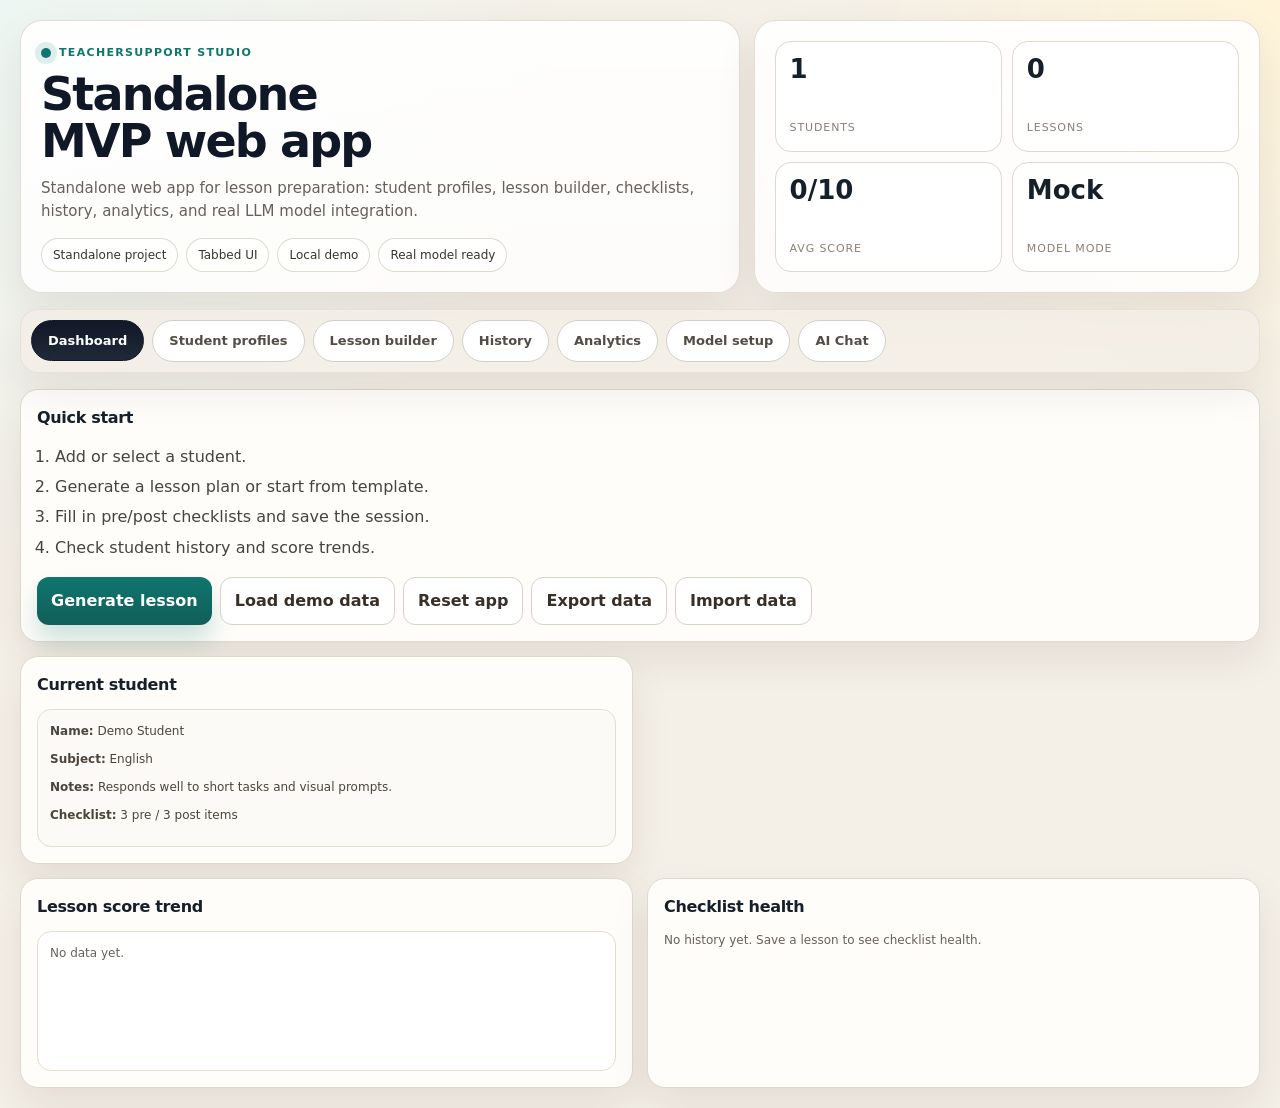
<file: index.html>
<!DOCTYPE html>
<html lang="sk">
<head>
  <meta charset="UTF-8">
  <meta name="viewport" content="width=device-width, initial-scale=1">
  <title>TeacherSupport Studio — MVP App</title>
  <link rel="stylesheet" href="styles.css">
</head>
<body>
  <div class="app-shell">
    <header class="hero">
      <div class="hero-copy">
        <div class="eyebrow">TeacherSupport Studio</div>
        <h1>Standalone MVP web app</h1>
        <p>Standalone web app for lesson preparation: student profiles, lesson builder, checklists, history, analytics, and real LLM model integration.</p>
        <div class="hero-tags">
          <span>Standalone project</span>
          <span>Tabbed UI</span>
          <span>Local demo</span>
          <span>Real model ready</span>
        </div>
      </div>
      <div class="hero-metrics">
        <div class="metric-card">
          <div class="metric-value" id="metricStudents">0</div>
          <div class="metric-label">Students</div>
        </div>
        <div class="metric-card">
          <div class="metric-value" id="metricLessons">0</div>
          <div class="metric-label">Lessons</div>
        </div>
        <div class="metric-card">
          <div class="metric-value" id="metricAvgScore">0/10</div>
          <div class="metric-label">Avg score</div>
        </div>
        <div class="metric-card">
          <div class="metric-value" id="metricModel">Mock</div>
          <div class="metric-label">Model mode</div>
        </div>
      </div>
    </header>

    <nav class="tabs" aria-label="Application sections">
      <button class="tab active" data-tab="dashboard">Dashboard</button>
      <button class="tab" data-tab="students">Student profiles</button>
      <button class="tab" data-tab="lesson">Lesson builder</button>
      <button class="tab" data-tab="history">History</button>
      <button class="tab" data-tab="analytics">Analytics</button>
      <button class="tab" data-tab="model">Model setup</button>
      <button class="tab" data-tab="chat">AI Chat</button>
    </nav>

    <main>
      <section class="panel active" id="dashboard">
        <div class="panel-grid">
          <article class="card card-wide">
            <h2>Quick start</h2>
            <ol class="step-list">
              <li>Add or select a student.</li>
              <li>Generate a lesson plan or start from template.</li>
              <li>Fill in pre/post checklists and save the session.</li>
              <li>Check student history and score trends.</li>
            </ol>
            <div class="actions">
              <button class="primary" id="btnQuickLesson">Generate lesson</button>
              <button class="secondary" id="btnDemoData">Load demo data</button>
              <button class="secondary" id="btnReset">Reset app</button>
              <button class="secondary" id="btnExport">Export data</button>
              <button class="secondary" id="btnImport">Import data</button>
            </div>
          </article>
          <article class="card">
            <h2>Current student</h2>
            <div id="currentStudentSummary" class="student-summary"></div>
          </article>
        </div>
        <div class="panel-grid mt">
          <article class="card">
            <h2>Lesson score trend</h2>
            <div id="dashboardSparkline" class="sparkline-box"></div>
          </article>
          <article class="card">
            <h2>Checklist health</h2>
            <div id="healthSummary" class="mini-list"></div>
          </article>
        </div>
      </section>

      <section class="panel" id="students">
        <div class="panel-grid two-col">
          <article class="card">
            <h2>Student list</h2>
            <div class="stack">
              <div class="field-row">
                <input id="studentSearch" type="text" placeholder="Search student...">
                <button class="secondary" id="btnAddStudent">Add</button>
              </div>
              <div id="studentList" class="item-list"></div>
            </div>
          </article>
          <article class="card">
            <h2>Edit student profile</h2>
            <div class="stack">
              <label class="field">
                <span>Name</span>
                <input id="studentName" type="text">
              </label>
              <label class="field">
                <span>Subject focus</span>
                <select id="studentSubject">
                  <option>English</option>
                  <option>Math</option>
                </select>
              </label>
              <label class="field">
                <span>Profile notes</span>
                <textarea id="studentNotes" rows="5"></textarea>
              </label>
              <label class="field">
                <span>Checklist template (editor)</span>
                <div id="checklistEditor" class="checklist-editor">
                  <div class="checklist-add-row">
                    <select id="checklistSection">
                      <option value="pre">Pre-lesson</option>
                      <option value="post">Post-lesson</option>
                    </select>
                    <select id="checklistType">
                      <option value="checkbox">Checkbox</option>
                      <option value="score">Score 0-10</option>
                      <option value="choice">Choice yes/partly/no</option>
                    </select>
                    <input id="checklistText" type="text" placeholder="Question text">
                    <label class="small"><input id="checklistRequired" type="checkbox"> required</label>
                    <button class="secondary" id="btnAddChecklistItem">Add</button>
                  </div>
                  <div class="checklist-lists two-col">
                    <div>
                      <h4>Pre-lesson</h4>
                      <div id="checklistPreList" class="checklist-list"></div>
                    </div>
                    <div>
                      <h4>Post-lesson</h4>
                      <div id="checklistPostList" class="checklist-list"></div>
                    </div>
                  </div>
                </div>
              </label>
              <div style="margin-top:8px;display:flex;gap:8px;align-items:center">
                <button class="secondary" id="btnToggleChecklistJson">Show advanced JSON</button>
                <span class="muted" style="font-size:12px">Use the visual editor to manage checklist items. Advanced JSON is for power users.</span>
              </div>
              <label class="field" id="studentChecklistJsonWrap" style="display:none;margin-top:8px">
                <span>Checklist template JSON (advanced)</span>
                <textarea id="studentChecklistJson" rows="6" class="mono"></textarea>
              </label>
              <div class="actions">
                <button class="primary" id="btnSaveStudent">Save student</button>
                <button class="secondary" id="btnResetChecklist">Reset checklist</button>
              </div>
            </div>
          </article>
        </div>
      </section>

      <section class="panel" id="lesson">
        <div class="panel-grid two-col">
          <article class="card">
            <h2>Lesson inputs</h2>
            <div class="stack">
              <label class="field"><span>Subject</span><select id="lessonSubject"><option>English</option><option>Math</option></select></label>
              <label class="field"><span id="lessonTopicLabel">Topic</span><select id="lessonTopic"></select></label>
              <label class="field"><span>Goal</span><input id="lessonGoal" type="text" value="Practice core concept and build confidence"></label>
              <div class="grid-2">
                <label class="field"><span id="lessonLevelLabel">Level</span><select id="lessonLevel"></select></label>
                <label class="field"><span>Lesson language</span><select id="lessonLanguage"><option value="EN">English</option><option value="SK">Slovak</option></select></label>
                <label class="field"><span>Duration</span><input id="lessonDuration" type="range" min="30" max="90" step="5" value="45"></label>
              </div>
              <div class="lesson-slider-row">
                <span id="lessonDurationLabel">45 min</span>
                <span id="lessonStudentLabel">Demo Student</span>
              </div>
              <label class="field"><span>Teacher notes</span><textarea id="lessonNotes" rows="4">Student responds well to short tasks and visual prompts.</textarea></label>
              <div class="actions">
                <button class="primary" id="btnGenerateLesson">Generate</button>
                <button class="secondary" id="btnCopyPlan">Copy plan</button>
                <button class="secondary" id="btnPrintPlan">Print / PDF</button>
                <button class="secondary" id="btnSaveLesson">Save lesson</button>
              </div>
            </div>
          </article>
          <article class="card">
            <h2>Lesson plan</h2>
            <div id="subjectFocus" class="subject-focus"></div>
            <div id="lessonMeta" class="lesson-meta"></div>
            <div id="lessonTimeline" class="timeline"></div>
            <div class="split">
              <div>
                <h3>Pre-checklist</h3>
                <div id="preChecklist"></div>
              </div>
              <div>
                <h3>Post-checklist</h3>
                <div id="postChecklist"></div>
              </div>
            </div>
              <div class="emotion-wrap">
                  <h3>Engagement reflection</h3>
                  <div id="emotionMap" class="emotion-map"></div>
                </div>
              <div id="adaptationBlock" class="adaptation-block">
                <h3>Adaptation suggestions</h3>
                <div id="adaptationSummary" class="muted">No adaptation suggestions yet. Generate or save a lesson to see recommendations.</div>
                <div id="adaptationBullets"></div>
              </div>
            <div id="validationBox" class="validation-box"></div>
          </article>
        </div>
      </section>

      <section class="panel" id="history">
        <div class="panel-grid two-col">
          <article class="card">
            <h2>Saved lessons</h2>
            <div id="historyList" class="item-list"></div>
          </article>
          <article class="card">
            <h2>History details</h2>
            <div id="historyDetail" class="detail-box"></div>
          </article>
        </div>
      </section>

      <section class="panel" id="analytics">
        <div class="panel-grid">
          <article class="card card-wide">
            <h2>Analytics overview</h2>
            <div class="stat-grid" id="analyticsStats"></div>
          </article>
          <article class="card card-wide">
            <h2>Student trend</h2>
            <div id="analyticsSparkline" class="sparkline-box"></div>
          </article>
        </div>
      </section>

      <section class="panel" id="chat">
        <div class="chat-shell">
          <div class="chat-context-bar">
            <span id="chatContextLabel" class="muted">Chatting about: <strong id="chatStudentName">Demo Student</strong></span>
            <button class="secondary small" id="btnClearChat">Clear chat</button>
          </div>
          <div id="chatMessages" class="chat-messages">
            <div class="chat-bubble assistant">
              <div class="bubble-body">Hi! I'm your teaching assistant. Ask me anything about lesson planning, student progress, or educational strategies — I'll use your current student's context to help.</div>
            </div>
          </div>
          <div class="chat-input-row">
            <textarea id="chatInput" class="chat-textarea" placeholder="Ask about lesson planning, student progress, strategies…" rows="2"></textarea>
            <button class="primary" id="btnChatSend">Send</button>
          </div>
        </div>
      </section>

      <section class="panel" id="model">
        <div class="panel-grid two-col">
          <article class="card">
            <h2>Real model prompt</h2>
            <p class="muted">This prompt is prepared for integration with a real LLM backend. Use it as a system prompt or a developer prompt.</p>
            <div style="margin-bottom:12px;display:flex;gap:8px;align-items:center;flex-wrap:wrap">
              <button class="primary" id="btnModelMock">Mock (recommended)</button>
              <button class="secondary" id="btnModelTest">Test (developers)</button>
              <button class="secondary" id="btnModelReal">Real (advanced)</button>
              <span class="muted" style="font-size:12px">Choose Mock for everyday use. Test/Real are for advanced setups.</span>
            </div>
            <div id="advancedModelSettings" style="display:none">
            <div class="grid-2" style="margin-bottom:12px">
              <label class="field">
                <span>Provider</span>
                <select id="modelProvider">
                  <option value="openai-compatible">OpenAI-compatible</option>
                  <option value="huggingface">Hugging Face Inference</option>
                  <option value="openrouter">OpenRouter</option>
                </select>
              </label>
              <label class="field">
                <span>API base URL</span>
                <input id="modelBaseUrl" type="text" placeholder="https://.../v1/chat/completions">
              </label>
            </div>
            <label class="field" style="margin-bottom:12px">
              <span>API key</span>
                <input id="modelApiKey" type="password" placeholder="Optional if your backend is public/local" title="session only, not stored">
            </label>
            <label class="field" style="margin-bottom:12px">
              <span>Test model preset</span>
              <select id="modelPreset">
                <option value="qwen2.5-0.5b-instruct">Qwen2.5-0.5B-Instruct (local)</option>
                <option value="qwen2.5-1.5b-instruct">Qwen2.5-1.5B-Instruct (local)</option>
                <option value="qwen2.5-3b-instruct" selected>Qwen2.5-3B-Instruct (local)</option>
                <option value="qwen2.5-7b-instruct">Qwen2.5-7B-Instruct (local)</option>
                <option value="Qwen/Qwen2.5-Coder-7B-Instruct">Qwen2.5-Coder-7B (HuggingFace)</option>
                <option value="Qwen/Qwen2.5-Coder-32B-Instruct">Qwen2.5-Coder-32B (HuggingFace)</option>
              </select>
            </label>
            <textarea id="realModelPrompt" class="mono prompt-box" readonly></textarea>
            </div>
            <div class="actions">
              <button class="primary" id="btnCopyPrompt">Copy prompt</button>
              <button class="secondary" id="btnUseTestModel">Use test model</button>
              <button class="secondary" id="btnUseHuggingFace">Use HuggingFace</button>
              <button class="secondary" id="btnSaveModelConfig">Save config</button>
              <button class="secondary" id="btnUseMock">Use mock mode</button>
            </div>
          </article>
          <article class="card">
            <h2>Integration notes</h2>
            <div class="detail-box" id="modelNotes"></div>
            <div class="detail-box" style="margin-top:12px">
              <div class="detail-line"><strong>Free/open test options</strong></div>
              <div class="detail-line">Qwen2.5-3B-Instruct and Qwen2.5-7B-Instruct are the recommended test presets; the Qwen2.5 family also includes 0.5B and 1.5B sizes for lighter local tests.</div>
              <div class="detail-line">For production use, always check the model card and license before deployment.</div>
            </div>
          </article>
        </div>
      </section>
    </main>
  </div>

  <script src="app.js"></script>
</body>
</html>
</file>
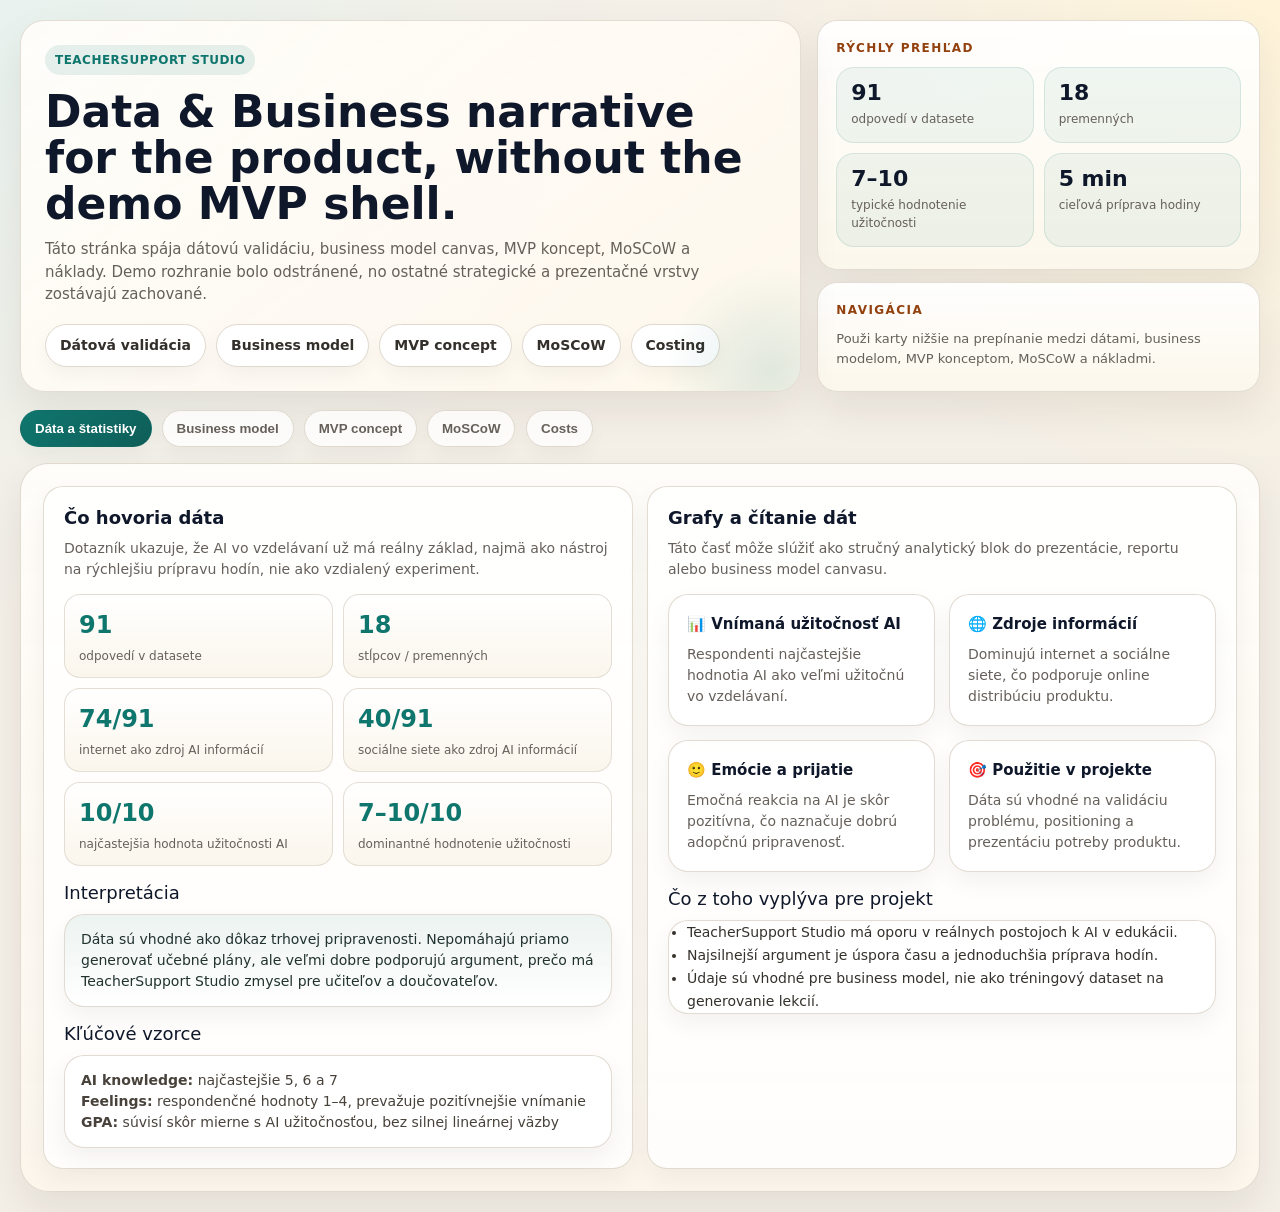
<file: teachersupport_v2.html>
<!DOCTYPE html>
<html lang="sk">
<head>
<meta charset="UTF-8">
<meta name="viewport" content="width=device-width,initial-scale=1">
<title>TeacherSupport Studio — Data & Business</title>
<style>
:root{
  --bg:#f4efe7;
  --bg-2:#e8f2ee;
  --card:#fffdfa;
  --text:#151515;
  --muted:#66605a;
  --line:#ded8cd;
  --ink:#0f172a;
  --accent:#0f766e;
  --accent-2:#92400e;
  --shadow:0 18px 40px rgba(32,24,12,.08);
}
 .invalid{outline:2px solid rgba(220,38,38,0.18);border-radius:8px}
*{box-sizing:border-box;margin:0;padding:0}
body{font-family:"Segoe UI Variable","Bahnschrift",system-ui,sans-serif;background:radial-gradient(circle at top left,var(--bg-2),transparent 35%),radial-gradient(circle at top right,#fff4d9,transparent 30%),var(--bg);color:var(--text);padding:20px;font-size:14px;line-height:1.5}
.app{max-width:1450px;margin:0 auto}
.shell{max-width:1450px;margin:0 auto;position:relative}
.hero{display:grid;grid-template-columns:minmax(0,1.5fr) minmax(280px,.85fr);gap:16px;align-items:stretch;margin-bottom:16px}
.hero-card{background:linear-gradient(145deg,rgba(255,253,250,.96),rgba(255,248,236,.9));border:1px solid rgba(222,216,205,.85);box-shadow:var(--shadow);border-radius:24px;padding:24px;position:relative;overflow:hidden}
.hero-card::after{content:"";position:absolute;inset:auto -80px -90px auto;width:220px;height:220px;border-radius:50%;background:radial-gradient(circle,rgba(15,118,110,.12),transparent 68%);pointer-events:none}
.eyebrow{display:inline-flex;align-items:center;gap:8px;padding:6px 10px;border-radius:999px;background:rgba(15,118,110,.1);color:var(--accent);font-weight:700;font-size:12px;letter-spacing:.04em;text-transform:uppercase}
.hero h1{font-size:clamp(28px,4vw,44px);line-height:1.04;margin:14px 0 12px;color:var(--ink)}
.hero p{max-width:72ch;color:var(--muted);font-size:15px}
.hero-actions{display:flex;flex-wrap:wrap;gap:10px;margin-top:18px}
.pill{display:inline-flex;align-items:center;gap:8px;padding:10px 14px;border-radius:999px;background:#fff;border:1px solid var(--line);box-shadow:0 8px 18px rgba(32,24,12,.04);color:#332f2b;font-weight:600}
.hero-side{display:grid;gap:12px}
.side-card{background:linear-gradient(180deg,rgba(255,255,255,.93),rgba(252,247,236,.96));border:1px solid rgba(222,216,205,.85);box-shadow:var(--shadow);border-radius:22px;padding:18px}
.side-title{font-size:12px;letter-spacing:.12em;text-transform:uppercase;color:var(--accent-2);font-weight:800;margin-bottom:10px}
.side-metrics{display:grid;grid-template-columns:repeat(2,minmax(0,1fr));gap:10px}
.metric{padding:14px;border-radius:18px;background:rgba(15,118,110,.06);border:1px solid rgba(15,118,110,.12)}
.metric-v{font-size:22px;font-weight:800;color:var(--ink);line-height:1}
.metric-l{margin-top:6px;color:var(--muted);font-size:12px}
.tabs{display:flex;flex-wrap:wrap;gap:10px;margin:18px 0 16px;position:sticky;top:14px;z-index:8}
.tab{appearance:none;border:1px solid var(--line);background:rgba(255,255,255,.78);backdrop-filter:blur(8px);color:var(--muted);padding:10px 14px;border-radius:999px;font-weight:700;cursor:pointer;box-shadow:0 8px 18px rgba(32,24,12,.04);transition:transform .18s ease,background .18s ease,color .18s ease,border-color .18s ease}
.tab:hover{transform:translateY(-1px);color:var(--ink);border-color:#c7c0b3}
.tab.on{background:linear-gradient(135deg,var(--accent),#0f5e59);color:#fff;border-color:transparent}
.panel{display:none}
.panel.on{display:block;animation:fadeIn .24s ease}
.panel-shell{background:linear-gradient(180deg,rgba(255,253,250,.96),rgba(251,246,236,.92));border:1px solid rgba(222,216,205,.9);box-shadow:var(--shadow);border-radius:28px;padding:22px}
.demo-grid,.mvp-grid,.bmc,.scale-grid{display:grid;gap:14px}
.demo-grid{grid-template-columns:repeat(2,minmax(0,1fr))}
.card,.side-card,.bl,.mr,.mcard,.scard,.mc,.check-card,.tip-box,.info-bar,.ct,.not-in{border-radius:20px}
.card,.bl,.mr,.mcard,.scard,.mc,.check-card,.tip-box,.info-bar,.ct,.not-in{background:rgba(255,255,255,.8);border:1px solid rgba(222,216,205,.9);box-shadow:0 10px 24px rgba(32,24,12,.05)}
.card{padding:20px}
.card h3,.section-h{font-size:18px;line-height:1.2;color:var(--ink);margin-bottom:10px}
.lead{color:var(--muted);margin-bottom:14px}
.section-h{margin-top:16px}
.mini-grid{display:grid;gap:10px}
.mini{padding:12px 14px;border-radius:16px;background:linear-gradient(180deg,#fff,#fbf6ec);border:1px solid rgba(222,216,205,.8)}
.mini-v{font-size:24px;font-weight:800;color:var(--accent)}
.mini-l{font-size:12px;color:var(--muted);margin-top:4px}
.tip-box{padding:14px 16px;background:linear-gradient(180deg,rgba(15,118,110,.08),rgba(255,255,255,.82));color:#21322f}
.not-in{padding:14px 16px;color:#48423b}
.mvp-grid{grid-template-columns:repeat(2,minmax(0,1fr));margin-top:8px}
.mc{padding:18px;min-height:132px}
.mc h4{font-size:15px;margin-bottom:8px;color:var(--ink)}
.mc p{color:var(--muted)}
.bmc{grid-template-columns:repeat(3,minmax(0,1fr));margin-top:12px}
.bl{padding:16px;min-height:170px}
.bl-title{font-size:13px;letter-spacing:.08em;text-transform:uppercase;color:var(--accent-2);font-weight:800;margin-bottom:10px}
.vp-t{color:var(--accent)}
.bl ul,.check-card ul{padding-left:18px;line-height:1.65;color:#35312c}
.two-col{display:grid;grid-template-columns:repeat(2,minmax(0,1fr));gap:12px}
.col-lbl{font-size:12px;text-transform:uppercase;letter-spacing:.08em;color:var(--muted);margin-bottom:8px;font-weight:700}
.mr{padding:16px;margin-bottom:14px}
.ml{font-size:13px;font-weight:800;letter-spacing:.08em;text-transform:uppercase;color:#fff;display:inline-flex;padding:8px 12px;border-radius:999px;margin-bottom:10px}
.mb{color:#2f2a26}
.must{background:linear-gradient(135deg,#0f766e,#115e59)}
.should{background:linear-gradient(135deg,#8b5cf6,#6d28d9)}
.could{background:linear-gradient(135deg,#d97706,#b45309)}
.wont{background:linear-gradient(135deg,#64748b,#475569)}
.must .mb,.should .mb,.could .mb,.wont .mb,.must li,.should li,.could li,.wont li{color:#fff}
.ct{display:grid;gap:1px;overflow:hidden;background:rgba(222,216,205,.9);margin-top:12px}
.cr{display:grid;grid-template-columns:2.3fr .7fr .9fr;gap:12px;background:rgba(255,255,255,.92);padding:12px 14px;align-items:center}
.cr-h,.cr-total{font-weight:800;background:linear-gradient(180deg,#fffdf8,#f7efe1)}
.cr-total{color:var(--accent)}
.mg{display:grid;grid-template-columns:repeat(3,minmax(0,1fr));gap:12px}
.mcard,.scard{padding:16px}
.mv,.scard-v{font-size:20px;font-weight:800;color:var(--ink)}
.mlb,.scard-l{color:var(--muted);margin-top:4px}
.source,.scard-api{font-size:12px;color:var(--accent-2);margin-top:6px}
.scale-grid{grid-template-columns:repeat(4,minmax(0,1fr));margin-top:12px}
@keyframes fadeIn{from{opacity:0;transform:translateY(8px)}to{opacity:1;transform:translateY(0)}}
@media (max-width:1100px){.hero,.demo-grid,.bmc,.mg,.scale-grid,.mvp-grid{grid-template-columns:1fr 1fr}.cr{grid-template-columns:1.8fr .7fr .8fr}}
@media (max-width:760px){body{padding:12px}.hero,.demo-grid,.mvp-grid,.bmc,.mg,.scale-grid,.cr,.two-col{grid-template-columns:1fr}.tabs{position:static}.panel-shell{padding:16px}.hero-card,.side-card,.panel-shell{border-radius:20px}}
  </style>
</head>
<body>
<div class="shell">
<div class="hero">
  <div class="hero-card">
    <div class="eyebrow">TeacherSupport Studio</div>
    <h1>Data & Business narrative for the product, without the demo MVP shell.</h1>
    <p>Táto stránka spája dátovú validáciu, business model canvas, MVP koncept, MoSCoW a náklady. Demo rozhranie bolo odstránené, no ostatné strategické a prezentačné vrstvy zostávajú zachované.</p>
    <div class="hero-actions">
      <div class="pill">Dátová validácia</div>
      <div class="pill">Business model</div>
      <div class="pill">MVP concept</div>
      <div class="pill">MoSCoW</div>
      <div class="pill">Costing</div>
    </div>
  </div>
  <div class="hero-side">
    <div class="side-card">
      <div class="side-title">Rýchly prehľad</div>
      <div class="side-metrics">
        <div class="metric"><div class="metric-v">91</div><div class="metric-l">odpovedí v datasete</div></div>
        <div class="metric"><div class="metric-v">18</div><div class="metric-l">premenných</div></div>
        <div class="metric"><div class="metric-v">7–10</div><div class="metric-l">typické hodnotenie užitočnosti</div></div>
        <div class="metric"><div class="metric-v">5 min</div><div class="metric-l">cieľová príprava hodiny</div></div>
      </div>
    </div>
    <div class="side-card">
      <div class="side-title">Navigácia</div>
      <div style="color:var(--muted);font-size:13px">Použi karty nižšie na prepínanie medzi dátami, business modelom, MVP konceptom, MoSCoW a nákladmi.</div>
    </div>
  </div>
</div>

<div class="tabs" role="tablist" aria-label="TeacherSupport sections">
  <button class="tab on" type="button" onclick="sw(0)">Dáta a štatistiky</button>
  <button class="tab" type="button" onclick="sw(1)">Business model</button>
  <button class="tab" type="button" onclick="sw(2)">MVP concept</button>
  <button class="tab" type="button" onclick="sw(3)">MoSCoW</button>
  <button class="tab" type="button" onclick="sw(4)">Costs</button>
</div>

<div class="app">
<div class="panel on" id="p0">
  <div class="panel-shell">
    <div class="demo-grid">
      <div class="card">
        <h3>Čo hovoria dáta</h3>
        <p class="lead">Dotazník ukazuje, že AI vo vzdelávaní už má reálny základ, najmä ako nástroj na rýchlejšiu prípravu hodín, nie ako vzdialený experiment.</p>
        <div class="mini-grid" style="grid-template-columns:repeat(2,minmax(0,1fr));gap:10px">
          <div class="mini"><div class="mini-v">91</div><div class="mini-l">odpovedí v datasete</div></div>
          <div class="mini"><div class="mini-v">18</div><div class="mini-l">stĺpcov / premenných</div></div>
          <div class="mini"><div class="mini-v">74/91</div><div class="mini-l">internet ako zdroj AI informácií</div></div>
          <div class="mini"><div class="mini-v">40/91</div><div class="mini-l">sociálne siete ako zdroj AI informácií</div></div>
          <div class="mini"><div class="mini-v">10/10</div><div class="mini-l">najčastejšia hodnota užitočnosti AI</div></div>
          <div class="mini"><div class="mini-v">7–10/10</div><div class="mini-l">dominantné hodnotenie užitočnosti</div></div>
        </div>
        <div class="section-h">Interpretácia</div>
        <div class="tip-box">Dáta sú vhodné ako dôkaz trhovej pripravenosti. Nepomáhajú priamo generovať učebné plány, ale veľmi dobre podporujú argument, prečo má TeacherSupport Studio zmysel pre učiteľov a doučovateľov.</div>
        <div class="section-h">Kľúčové vzorce</div>
        <div class="not-in" style="margin-top:0">
          <strong>AI knowledge:</strong> najčastejšie 5, 6 a 7<br>
          <strong>Feelings:</strong> respondenčné hodnoty 1–4, prevažuje pozitívnejšie vnímanie<br>
          <strong>GPA:</strong> súvisí skôr mierne s AI užitočnosťou, bez silnej lineárnej väzby
        </div>
      </div>

      <div class="card">
        <h3>Grafy a čítanie dát</h3>
        <p class="lead">Táto časť môže slúžiť ako stručný analytický blok do prezentácie, reportu alebo business model canvasu.</p>
        <div class="mvp-grid">
          <div class="mc"><h4>📊 Vnímaná užitočnosť AI</h4><p>Respondenti najčastejšie hodnotia AI ako veľmi užitočnú vo vzdelávaní.</p></div>
          <div class="mc"><h4>🌐 Zdroje informácií</h4><p>Dominujú internet a sociálne siete, čo podporuje online distribúciu produktu.</p></div>
          <div class="mc"><h4>🙂 Emócie a prijatie</h4><p>Emočná reakcia na AI je skôr pozitívna, čo naznačuje dobrú adopčnú pripravenosť.</p></div>
          <div class="mc"><h4>🎯 Použitie v projekte</h4><p>Dáta sú vhodné na validáciu problému, positioning a prezentáciu potreby produktu.</p></div>
        </div>
        <div class="section-h">Čo z toho vyplýva pre projekt</div>
        <div class="check-card">
          <ul>
            <li>TeacherSupport Studio má oporu v reálnych postojoch k AI v edukácii.</li>
            <li>Najsilnejší argument je úspora času a jednoduchšia príprava hodín.</li>
            <li>Údaje sú vhodné pre business model, nie ako tréningový dataset na generovanie lekcií.</li>
          </ul>
        </div>
      </div>
    </div>
  </div>
</div>

<div class="panel" id="p1">
  <div class="panel-shell">
    <div class="info-bar" style="margin-bottom:14px">
      <strong>Dátová validácia z dotazníka:</strong> 91 odpovedí ukazuje vysoký záujem o AI v edukácii, najmä cez internet (74/91) a sociálne siete (40/91). Vnímaná užitočnosť AI je najčastejšie 7–10/10 a najpozitívnejšie hodnotenie majú respondenti s najvyšším pocitom pohodlia pri AI.
    </div>
    <div class="bmc">
      <div class="bl bl-kp">
        <div class="bl-title">Kľúčoví partneri</div>
        <ul>
          <li>Pilotní učitelia a doučovatelia</li>
          <li>Pedagogické fakulty</li>
          <li>Vzdelávacie komunity a asociácie</li>
          <li>AI infraštruktúra (OpenAI, cloud)</li>
          <li>Akceleračné a mentoringové programy</li>
        </ul>
      </div>
      <div class="bl bl-ka">
        <div class="bl-title">Kľúčové aktivity</div>
        <ul>
          <li>Vývoj a údržba platformy</li>
          <li>Správa AI promptov a výstupov</li>
          <li>Onboarding a podpora učiteľov</li>
          <li>Zber spätnej väzby a iterácia</li>
          <li>Pilotné programy v praxi</li>
        </ul>
      </div>
      <div class="bl bl-kr">
        <div class="bl-title">Kľúčové zdroje</div>
        <ul>
          <li>AI API (OpenAI GPT-4o mini)</li>
          <li>Webová platforma a databáza</li>
          <li>Tím: dev + UX + pedagogický expert</li>
          <li>Databáza šablón a lekcií</li>
          <li>Spätná väzba pilotných učiteľov</li>
        </ul>
      </div>
      <div class="bl bl-vp">
        <div class="bl-title vp-t">Hodnotová propozícia</div>
        <ul>
          <li>Príprava hodiny za 5 min namiesto 2–3 hodín</li>
          <li>Pominútový plán s otázkami, úlohami a DZ</li>
          <li>Checklist emočného zapojenia žiaka</li>
          <li>Adaptácia ďalšej hodiny z feedbacku</li>
          <li>Učiteľ vždy kontroluje a schvaľuje výsledok</li>
          <li>Zníženie burnoutu a rutinnej záťaže</li>
        </ul>
      </div>
      <div class="bl bl-cr">
        <div class="bl-title">Vzťah so zákazníkom</div>
        <ul>
          <li>Self-service onboarding do 10 minút</li>
          <li>Feedback loop po každej lekcii</li>
          <li>Personalizované odporúčania</li>
          <li>E-mail a chat podpora</li>
          <li>Komunita učiteľov</li>
        </ul>
      </div>
      <div class="bl bl-ch">
        <div class="bl-title">Distribučné kanály</div>
        <ul>
          <li>Webová platforma (priamy prístup)</li>
          <li>Odporúčania medzi učiteľmi</li>
          <li>FB/LinkedIn skupiny učiteľov</li>
          <li>EdTech podujatia a prezentácie</li>
        </ul>
      </div>
      <div class="bl bl-cs">
        <div class="bl-title">Zákaznícke segmenty</div>
        <ul>
          <li><strong>Učitelia</strong> angličtiny a matematiky na ZŠ a SŠ</li>
          <li><strong>Doučovatelia</strong> — individuálne a malé skupiny</li>
          <li>Perspektíva: ďalšie predmety a krajiny</li>
        </ul>
      </div>
      <div class="bl bl-cost">
        <div class="bl-title">Štruktúra nákladov</div>
        <div class="two-col">
          <div>
            <div class="col-lbl">Operatívne</div>
            <ul>
              <li>AI API (OpenAI)</li>
              <li>Hosting a databáza</li>
              <li>Podpora používateľov</li>
              <li>Marketing</li>
            </ul>
          </div>
          <div>
            <div class="col-lbl">Investičné</div>
            <ul>
              <li>Vývoj platformy</li>
              <li>UX/UI dizajn</li>
              <li>Testovanie a GDPR</li>
              <li>Tím a onboarding</li>
            </ul>
          </div>
        </div>
      </div>
      <div class="bl bl-rev">
        <div class="bl-title">Zdroje príjmov</div>
        <div class="two-col">
          <div>
            <div class="col-lbl">Priame</div>
            <ul>
              <li>Freemium → mesačné predplatné</li>
              <li>Ročné predplatné (zľava)</li>
            </ul>
          </div>
          <div>
            <div class="col-lbl">Nepriame / Early stage</div>
            <ul>
              <li>Granty a pilotné programy</li>
              <li>Premium funkcie (export, analytika)</li>
            </ul>
          </div>
        </div>
      </div>
    </div>
  </div>
</div>

<div class="panel" id="p2">
  <div class="panel-shell">
    <div style="font-size:13px;color:#555;margin-bottom:14px">Webová platforma s AI API. Vlastný tréning modelu nie je súčasťou MVP.</div>
    <div class="mvp-grid">
      <div class="mc"><h4>👤 Registrácia a profil učiteľa</h4><p>Vytvorenie účtu, predmet, stupeň školy, jazykové nastavenia platformy.</p></div>
      <div class="mc"><h4>🎓 Profil žiaka</h4><p>Vek, predmet, úroveň, ciele, záujmy, slabé miesta — základ pre personalizáciu.</p></div>
      <div class="mc"><h4>⚡ Generátor lekcie</h4><p>Téma + dĺžka + cieľ → pominútový plán s otázkami, aktivitami a domácou úlohou.</p></div>
      <div class="mc"><h4>✏️ Editovanie plánu</h4><p>Učiteľ môže AI-plán ľubovoľne upraviť alebo schváliť pred hodinou.</p></div>
      <div class="mc"><h4>📋 Checklist pred hodinou</h4><p>3–5 otázok: nálada žiaka, motivácia, obtiažnosť témy.</p></div>
      <div class="mc"><h4>📊 Checklist po hodine</h4><p>Čo fungovalo, kde žiak stratil záujem, čo zmeniť nabudúce.</p></div>
      <div class="mc"><h4>🔄 Adaptácia ďalšej hodiny</h4><p>Na základe feedbacku systém navrhne konkrétne úpravy nasledujúcej lekcie.</p></div>
      <div class="mc"><h4>📁 História lekcií</h4><p>Prehľad minulých hodín a poznámky k žiakovi v čase.</p></div>
      <div class="mc"><h4>📤 Export lekcie</h4><p>Stiahnutie plánu do PDF alebo skopírovanie pre offline použitie.</p></div>
      <div class="mc"><h4>🔒 GDPR a bezpečnosť</h4><p>Ochrana osobných dát žiakov, súhlas, šifrované ukladanie.</p></div>
    </div>
    <div class="not-in">
      <strong>Mimo rozsahu MVP:</strong> vlastná trénovaná neurónová sieť · mobilná aplikácia · rozpoznávanie emócií cez kameru · integrácie so školskými systémami · platobná brána · marketplace materiálov
    </div>
  </div>
</div>

<div class="panel" id="p3">
  <div class="panel-shell">
    <div class="mr must"><div class="ml">Must have</div><div class="mb">Registrácia · profil učiteľa a doučovateľa · profil žiaka · generovanie plánu hodiny · editovanie plánu · checklisty pred/po hodine · história lekcií · adaptácia ďalšej hodiny · export PDF · základné GDPR</div></div>
    <div class="mr should"><div class="ml">Should have</div><div class="mb">
      <ul style="padding-left:14px;line-height:1.6;margin:0">
        <li>✅ Šablóny pre angličtinu a matematiku (implementované)</li>
        <li>◻ Knižnica aktivít (plánované)</li>
        <li>✅ Odporúčania na zlepšenie lekcie (z feedbacku) (implementované)</li>
        <li>◻ Základná analytika žiaka (plánované)</li>
        <li>◻ Admin panel (plánované)</li>
        <li>◻ Rozhranie SK/EN (plánované)</li>
        <li>✅ Ukážkové lekcie / onboarding (implementované via "Načítať iný príklad")</li>
      </ul>
    </div></div>
    <div class="mr could"><div class="ml">Could have</div><div class="mb">
      <ul style="padding-left:14px;line-height:1.6;margin:0">
        <li>◻ Komunita učiteľov</li>
        <li>◻ Hlasový vstup</li>
        <li>◻ Kalendár lekcií</li>
        <li>◻ Integrácia s Google Classroom</li>
        <li>◻ Generovanie pracovných listov</li>
        <li>◻ Rozšírené reporty</li>
        <li>◻ Podpora ďalších predmetov</li>
      </ul>
    </div></div>
    <div class="mr wont"><div class="ml">Won't have</div><div class="mb">Vlastná trénovaná neurónová sieť · real-time emotion recognition cez video · mobilná aplikácia · komplexné LMS integrácie · marketplace materiálov</div></div>
  </div>
</div>

<div class="panel" id="p4">
  <div class="panel-shell">
    <div class="info-bar">
      <strong>MVP: €30 000 – 48 000</strong> &nbsp;·&nbsp; Horizont: 4–5 mesiacov &nbsp;·&nbsp; Tím: 2 devs + 1 UX &nbsp;·&nbsp; Sadzba: €35/h (mid-level, CEE trh)
    </div>

    <div class="ct">
      <div class="cr cr-h"><div>Práca</div><div>Hodiny</div><div>Náklad (€35/h)</div></div>
      <div class="cr"><div>Product discovery + špecifikácia</div><div>40–60 h</div><div>€1 400–2 100</div></div>
      <div class="cr"><div>UX/UI dizajn (wireframes → final)</div><div>60–90 h</div><div>€2 100–3 150</div></div>
      <div class="cr"><div>Frontend (React / Next.js)</div><div>140–200 h</div><div>€4 900–7 000</div></div>
      <div class="cr"><div>Backend + databáza + autorizácia</div><div>150–220 h</div><div>€5 250–7 700</div></div>
      <div class="cr"><div>AI integrácia: prompty, generovanie, adaptácia</div><div>130–200 h</div><div>€4 550–7 000</div></div>
      <div class="cr"><div>Checklisty + feedback logika</div><div>80–120 h</div><div>€2 800–4 200</div></div>
      <div class="cr"><div>História lekcií + analytika</div><div>50–70 h</div><div>€1 750–2 450</div></div>
      <div class="cr"><div>Testing, deployment, GDPR základy</div><div>90–130 h</div><div>€3 150–4 550</div></div>
      <div class="cr"><div>Rezerva 15 %</div><div>—</div><div>€3 900–7 100</div></div>
      <div class="cr cr-total"><div>Celkom MVP</div><div>740–1 090 h</div><div>€29 800–45 250</div></div>
    </div>

    <div class="section-h">Mesačné prevádzkové náklady (po spustení)</div>
    <div class="mg">
      <div class="mcard"><div class="mv">€30–150</div><div class="mlb">Hosting + databáza</div><div class="source">Vercel / Railway + Supabase</div></div>
      <div class="mcard"><div class="mv">€4–360</div><div class="mlb">AI API náklady</div><div class="source">škála podľa počtu sessions</div></div>
      <div class="mcard"><div class="mv">€500–1 500</div><div class="mlb">Podpora + bugfixy</div><div class="source">čiastočný úväzok deva</div></div>
      <div class="mcard"><div class="mv">€100–500</div><div class="mlb">Marketing</div><div class="source">organický + komunity</div></div>
      <div class="mcard"><div class="mv">€100–300</div><div class="mlb">Právne / GDPR</div><div class="source">jednorazovo + monitoring</div></div>
      <div class="mcard"><div class="mv">~€0.0033</div><div class="mlb">AI náklad na 1 session</div><div class="source">3 volania GPT-4o mini</div></div>
    </div>

    <div class="section-h">Škálovanie AI nákladov podľa počtu sessions</div>
    <div style="font-size:12px;color:#666;margin-bottom:8px">Výpočet: 3 volania AI / session × priem. 3 500 tokenov / volanie = 10 500 tokenov. GPT-4o mini: $0.15/1M vstup + $0.60/1M výstup (OpenAI pricing, 2025). Kurz $1 ≈ €0.93.</div>
    <div class="scale-grid">
      <div class="scard"><div class="scard-v">500 sessions</div><div class="scard-l">/ mesiac (early pilot)</div><div class="scard-api">AI: ~€1.5 / mes</div></div>
      <div class="scard"><div class="scard-v">2 000 sessions</div><div class="scard-l">/ mesiac (~200 učiteľov)</div><div class="scard-api">AI: ~€6 / mes</div></div>
      <div class="scard"><div class="scard-v">10 000 sessions</div><div class="scard-l">/ mesiac (rast)</div><div class="scard-api">AI: ~€31 / mes</div></div>
      <div class="scard"><div class="scard-v">100 000 sessions</div><div class="scard-l">/ mesiac (škálovanie)</div><div class="scard-api">AI: ~€310 / mes</div></div>
    </div>

    <div class="tip-box" style="margin-top:12px">
      <strong>Odporúčanie:</strong> Začni s OpenAI GPT-4o mini — cenovo najefektívnejšia voľba pre MVP. AI náklady sú pri tomto modeli takmer zanedbateľné aj pri tisíckach sessions mesačne. Vlastný fine-tuned model má zmysel riešiť až po validácii produktu s prvými 200–500 aktívnymi používateľmi a zbierke dostatočných tréningových dát.
    </div>
  </div>
</div>

</div>
<script>
function sw(i){
  document.querySelectorAll('.panel').forEach((p,j)=>p.classList.toggle('on',j===i));
  document.querySelectorAll('.tab').forEach((t,j)=>t.classList.toggle('on',j===i));
}
</script>
</body>
</html>
</file>
<file: styles.css>
:root{
  --bg:#f4efe7;
  --bg2:#edf6f2;
  --card:#fffdfa;
  --text:#16202a;
  --muted:#67605a;
  --line:#ded8cd;
  --accent:#0f766e;
  --accent2:#92400e;
  --shadow:0 18px 40px rgba(32,24,12,.08);
}
*{box-sizing:border-box}
html,body{margin:0;padding:0}
body{font-family:"Segoe UI Variable","Bahnschrift",system-ui,sans-serif;background:radial-gradient(circle at top left,var(--bg2),transparent 34%),radial-gradient(circle at top right,#fff4d9,transparent 26%),var(--bg);color:var(--text);padding:20px;line-height:1.5}
.app-shell{max-width:1460px;margin:0 auto}
.hero{display:grid;grid-template-columns:minmax(0,1.35fr) minmax(300px,.95fr);gap:14px;align-items:stretch;margin-bottom:16px}
.hero-copy,.hero-metrics,.card,.tabs{box-shadow:var(--shadow)}
.hero-copy,.hero-metrics{background:linear-gradient(180deg,rgba(255,255,255,.9),rgba(255,255,255,.8));border:1px solid rgba(222,216,205,.85);border-radius:22px;padding:20px}
.eyebrow{display:inline-flex;align-items:center;gap:8px;font-size:11px;font-weight:800;text-transform:uppercase;letter-spacing:.12em;color:var(--accent);margin-bottom:10px}
.eyebrow:before{content:"";width:10px;height:10px;border-radius:999px;background:var(--accent);box-shadow:0 0 0 6px rgba(15,118,110,.12)}
h1{margin:0;font-size:clamp(28px,4vw,46px);line-height:1.02;letter-spacing:-.04em;color:#101828;max-width:12ch}
.hero-copy p{max-width:72ch;margin-top:12px;color:var(--muted);font-size:15px}
.hero-tags{display:flex;flex-wrap:wrap;gap:8px;margin-top:16px}
.hero-tags span,.pill{padding:7px 11px;border:1px solid rgba(223,216,205,.95);border-radius:999px;background:rgba(255,255,255,.7);font-size:12px;color:#38342f}
.hero-metrics{display:grid;grid-template-columns:repeat(2,minmax(0,1fr));gap:10px}
.metric-card{background:linear-gradient(180deg,#fff,rgba(255,255,255,.9));border:1px solid var(--line);border-radius:16px;padding:14px;min-height:92px;display:flex;flex-direction:column;justify-content:space-between}
.metric-value{font-size:26px;font-weight:800;line-height:1;color:var(--text)}
.metric-label{font-size:11px;letter-spacing:.08em;text-transform:uppercase;color:#8a8174}
.tabs{position:sticky;top:12px;z-index:30;display:flex;gap:8px;flex-wrap:wrap;padding:10px;background:rgba(244,239,231,.78);backdrop-filter:blur(12px);border:1px solid rgba(222,216,205,.6);border-radius:18px;margin-bottom:16px}
.tab{border:1px solid #d1d0c8;border-radius:999px;background:#fff;color:#534d45;font-size:13px;font-weight:800;cursor:pointer;padding:10px 16px;transition:transform .15s,background .15s,border-color .15s}
.tab:hover{transform:translateY(-1px);background:#f0efe9}
.tab.active{background:linear-gradient(180deg,#111827,#1f2937);color:#fff;border-color:#111827}
.panel{display:none}
.panel.active{display:block}
.tab-active{box-shadow:inset 0 0 0 2px rgba(15,118,110,.12);border-color:rgba(15,118,110,.2);}
.panel-grid{display:grid;grid-template-columns:repeat(2,minmax(0,1fr));gap:14px}
.panel-grid.two-col{grid-template-columns:minmax(0,.95fr) minmax(0,1.05fr)}
.card{background:var(--card);border:1px solid var(--line);border-radius:18px;padding:16px}
.card-wide{grid-column:1/-1}
h2{margin:0 0 12px;font-size:16px;letter-spacing:-.02em}
h3{margin:0 0 10px;font-size:13px;color:#111}
.mt{margin-top:14px}
.step-list{margin:0;padding-left:18px;color:#444;line-height:1.9}
.actions{display:flex;flex-wrap:wrap;gap:8px;margin-top:14px}
button{appearance:none;border:none;cursor:pointer;border-radius:12px;padding:11px 14px;font:inherit;font-weight:800;transition:transform .15s,box-shadow .15s,background .15s}
button:hover{transform:translateY(-1px)}
.primary{background:linear-gradient(180deg,#0f766e,#115e59);color:#fff;box-shadow:0 16px 24px rgba(15,118,110,.2)}
.secondary{background:#fff;border:1px solid #d8d1c5;color:#372f28}
.stack{display:grid;gap:12px}
.field{display:grid;gap:6px}
.field span{font-size:11px;font-weight:800;text-transform:uppercase;letter-spacing:.08em;color:#7a7367}
input,select,textarea{width:100%;border:1px solid #d8d1c5;border-radius:12px;background:#fff;font:inherit;color:var(--text);padding:11px 12px;outline:none;transition:border-color .15s,box-shadow .15s}
textarea{resize:vertical;min-height:92px}
input:focus,select:focus,textarea:focus{border-color:rgba(15,118,110,.55);box-shadow:0 0 0 4px rgba(15,118,110,.12)}
.field-row{display:grid;grid-template-columns:1fr auto;gap:10px}
.grid-2{display:grid;grid-template-columns:1fr 1fr;gap:10px}
.lesson-slider-row{display:flex;justify-content:space-between;gap:10px;align-items:center;color:#6a645c;font-size:12px}
.lesson-meta{padding:10px 12px;border-radius:14px;background:#0f172a;color:#e2e8f0;margin-bottom:12px;font-size:12px}
.subject-focus{padding:12px 14px;border-radius:16px;border:1px solid #e5ddd0;background:linear-gradient(180deg,#fff,rgba(255,255,255,.86));margin-bottom:12px;display:grid;gap:6px}
.subject-focus .sf-top{display:flex;align-items:center;justify-content:space-between;gap:10px}
.subject-focus .sf-title{font-size:14px;font-weight:800;letter-spacing:-.01em}
.subject-focus .sf-tag{font-size:11px;font-weight:800;padding:5px 9px;border-radius:999px;background:#eef2ff;color:#3730a3}
.subject-focus .sf-desc{font-size:12px;color:#5b544b;line-height:1.45}
.subject-focus .sf-list{display:flex;flex-wrap:wrap;gap:8px;margin-top:4px}
.subject-focus .sf-list span{font-size:11px;padding:6px 9px;border-radius:999px;background:#f8fafc;border:1px solid #e2e8f0;color:#334155}
.subject-focus.math{border-color:#bfdbfe;background:linear-gradient(180deg,#eff6ff,#ffffff)}
.subject-focus.english{border-color:#bbf7d0;background:linear-gradient(180deg,#f0fdf4,#ffffff)}
.subject-focus.math .sf-tag{background:#dbeafe;color:#1d4ed8}
.subject-focus.english .sf-tag{background:#dcfce7;color:#15803d}
.subject-focus.math .sf-list span{background:#eff6ff;border-color:#bfdbfe}
.subject-focus.english .sf-list span{background:#f0fdf4;border-color:#bbf7d0}
.subject-focus.math .sf-title,.subject-focus.math .sf-desc{color:#1e3a8a}
.subject-focus.english .sf-title,.subject-focus.english .sf-desc{color:#14532d}
.subject-theme-body.math .lesson-meta{background:linear-gradient(135deg,#eff6ff,#dbeafe);color:#0f172a}
.subject-theme-body.english .lesson-meta{background:linear-gradient(135deg,#f0fdf4,#dcfce7);color:#0f172a}
.subject-theme-body.math .timeline-no{background:#dbeafe;color:#1d4ed8}
.subject-theme-body.english .timeline-no{background:#dcfce7;color:#15803d}
.subject-theme-body.math .validation-box{border-color:#bfdbfe;background:#eff6ff}
.subject-theme-body.english .validation-box{border-color:#bbf7d0;background:#f0fdf4}
.timeline{display:grid;gap:10px;margin-top:10px}
.timeline-step{display:grid;grid-template-columns:44px 1fr;gap:10px;padding:12px;border-radius:14px;background:#fff;border:1px solid var(--line)}
.timeline-no{width:44px;height:44px;border-radius:14px;display:grid;place-items:center;background:#ecfdf5;color:#065f46;font-weight:800}
.timeline-step h4{margin:0 0 4px;font-size:13px}
.timeline-step p{margin:0;font-size:12px;color:#5b544b;line-height:1.45}
.timeline-controls{display:flex;flex-wrap:wrap;gap:8px;align-items:center;margin-top:8px}
.timeline-controls label{font-size:12px;color:#666}
.timeline-controls select{width:auto;padding:7px 10px;border-radius:10px}
.split{display:grid;grid-template-columns:1fr 1fr;gap:12px;margin-top:14px}
.check-block{padding:12px;border-radius:14px;border:1px solid var(--line);background:#fff}
.check-item{display:grid;gap:5px;margin-bottom:10px}
.check-item label{font-size:12px;font-weight:700;color:#333}
.check-item .required{color:#b91c1c;margin-left:4px}
.check-item input[type="range"]{padding:0;border:none;box-shadow:none}
.check-item-row{display:flex;gap:10px;align-items:center}
.emotion-wrap{margin-top:14px}
.emotion-map{display:grid;grid-template-columns:repeat(4,minmax(0,1fr));gap:8px}
.emotion-cell{border-radius:12px;padding:10px;text-align:center;border:1px solid rgba(255,255,255,.7);min-height:66px;display:flex;flex-direction:column;justify-content:center}
.emotion-emoji{font-size:18px;line-height:1}
.emotion-name{font-size:11px;margin-top:5px;color:#111}
.validation-box{margin-top:12px;padding:12px 14px;border-radius:12px;border:1px dashed #d8d1c5;background:#fbfaf7;color:#333;font-size:12px;min-height:42px}
.validation-box.error{border-color:#fca5a5;background:#fef2f2;color:#7f1d1d}
.validation-box.ok{border-color:#86efac;background:#f0fdf4;color:#065f46}
.invalid{outline:2px solid rgba(220,38,38,.25);border-radius:8px}
.item-list{display:grid;gap:8px}
.list-item{display:grid;grid-template-columns:auto 1fr auto;gap:10px;align-items:center;padding:11px 12px;border:1px solid #e5ddd0;border-radius:14px;background:#fbfaf7;cursor:pointer}
.list-item:hover{background:#fff}
.list-item strong{display:block;font-size:12px}
.list-item span{font-size:11px;color:#766c60}
.list-pill{font-size:11px;color:#0f766e;font-weight:800}
.student-summary,.detail-box{border:1px solid #e5ddd0;border-radius:14px;background:#fbfaf7;padding:12px;min-height:120px;font-size:12px;color:#4b443b}
.muted{color:var(--muted);font-size:12px}
.mini-list{display:grid;gap:10px}
.mini-item{padding:12px;border-radius:14px;border:1px solid #e5ddd0;background:#fff}
.mini-item strong{display:block;font-size:14px;color:#111}
.mini-item span{font-size:11px;color:#6b645b}
.sparkline-box{min-height:140px;padding:12px;border-radius:14px;border:1px solid #e5ddd0;background:#fff}
.stat-grid{display:grid;grid-template-columns:repeat(4,minmax(0,1fr));gap:10px}
.stat-card{padding:12px;border-radius:14px;border:1px solid #e5ddd0;background:#fff}
.stat-card .v{font-size:18px;font-weight:800}
.stat-card .l{font-size:11px;color:#7a7367;margin-top:4px}
.prompt-box{min-height:320px}
.mono{font-family:ui-monospace, SFMono-Regular, Menlo, Consolas, monospace;font-size:12px;line-height:1.55}
.detail-line{margin-bottom:10px}
.chat-shell{display:flex;flex-direction:column;height:calc(100vh - 280px);min-height:440px;background:var(--card);border:1px solid var(--line);border-radius:18px;overflow:hidden;box-shadow:var(--shadow)}
.chat-context-bar{display:flex;align-items:center;justify-content:space-between;padding:12px 16px;border-bottom:1px solid var(--line);background:rgba(244,239,231,.6);font-size:12px}
.chat-messages{flex:1;overflow-y:auto;padding:16px;display:flex;flex-direction:column;gap:12px;scroll-behavior:smooth}
.chat-bubble{display:flex;max-width:78%;animation:fadeUp .2s ease}
.chat-bubble.user{align-self:flex-end;flex-direction:row-reverse}
.chat-bubble.assistant{align-self:flex-start}
@keyframes fadeUp{from{opacity:0;transform:translateY(6px)}to{opacity:1;transform:none}}
.bubble-body{padding:12px 15px;border-radius:18px;font-size:14px;line-height:1.55}
.chat-bubble.user .bubble-body{background:linear-gradient(180deg,#0f766e,#115e59);color:#fff;border-bottom-right-radius:5px}
.chat-bubble.assistant .bubble-body{background:#fff;border:1px solid var(--line);color:var(--text);border-bottom-left-radius:5px}
.bubble-body ul{margin:6px 0 0;padding-left:16px}
.bubble-body li{margin-bottom:4px}
.chat-bubble.typing .bubble-body{color:#9ca3af}
.chat-input-row{display:flex;gap:10px;padding:12px 14px;border-top:1px solid var(--line);background:rgba(255,255,255,.9);align-items:flex-end}
.chat-textarea{flex:1;min-height:44px;max-height:120px;resize:none;border-radius:14px;padding:11px 13px;font-size:14px}
.chat-input-row .primary{white-space:nowrap;align-self:flex-end;padding:12px 20px}
@media (max-width: 1100px){
  .hero,.panel-grid,.split,.emotion-map,.stat-grid{grid-template-columns:1fr}
  .hero-metrics{grid-template-columns:repeat(2,minmax(0,1fr))}
  .panel-grid.two-col{grid-template-columns:1fr}
}
@media (max-width: 720px){
  body{padding:14px}
  .tabs{border-radius:16px}
  .hero-copy,.hero-metrics,.card{border-radius:16px}
  .hero-metrics,.field-row,.grid-2{grid-template-columns:1fr}
}
@media print{
  .tabs,.hero,.actions{display:none!important}
  body{padding:0;background:#fff}
  .card{box-shadow:none}
}
</file>
